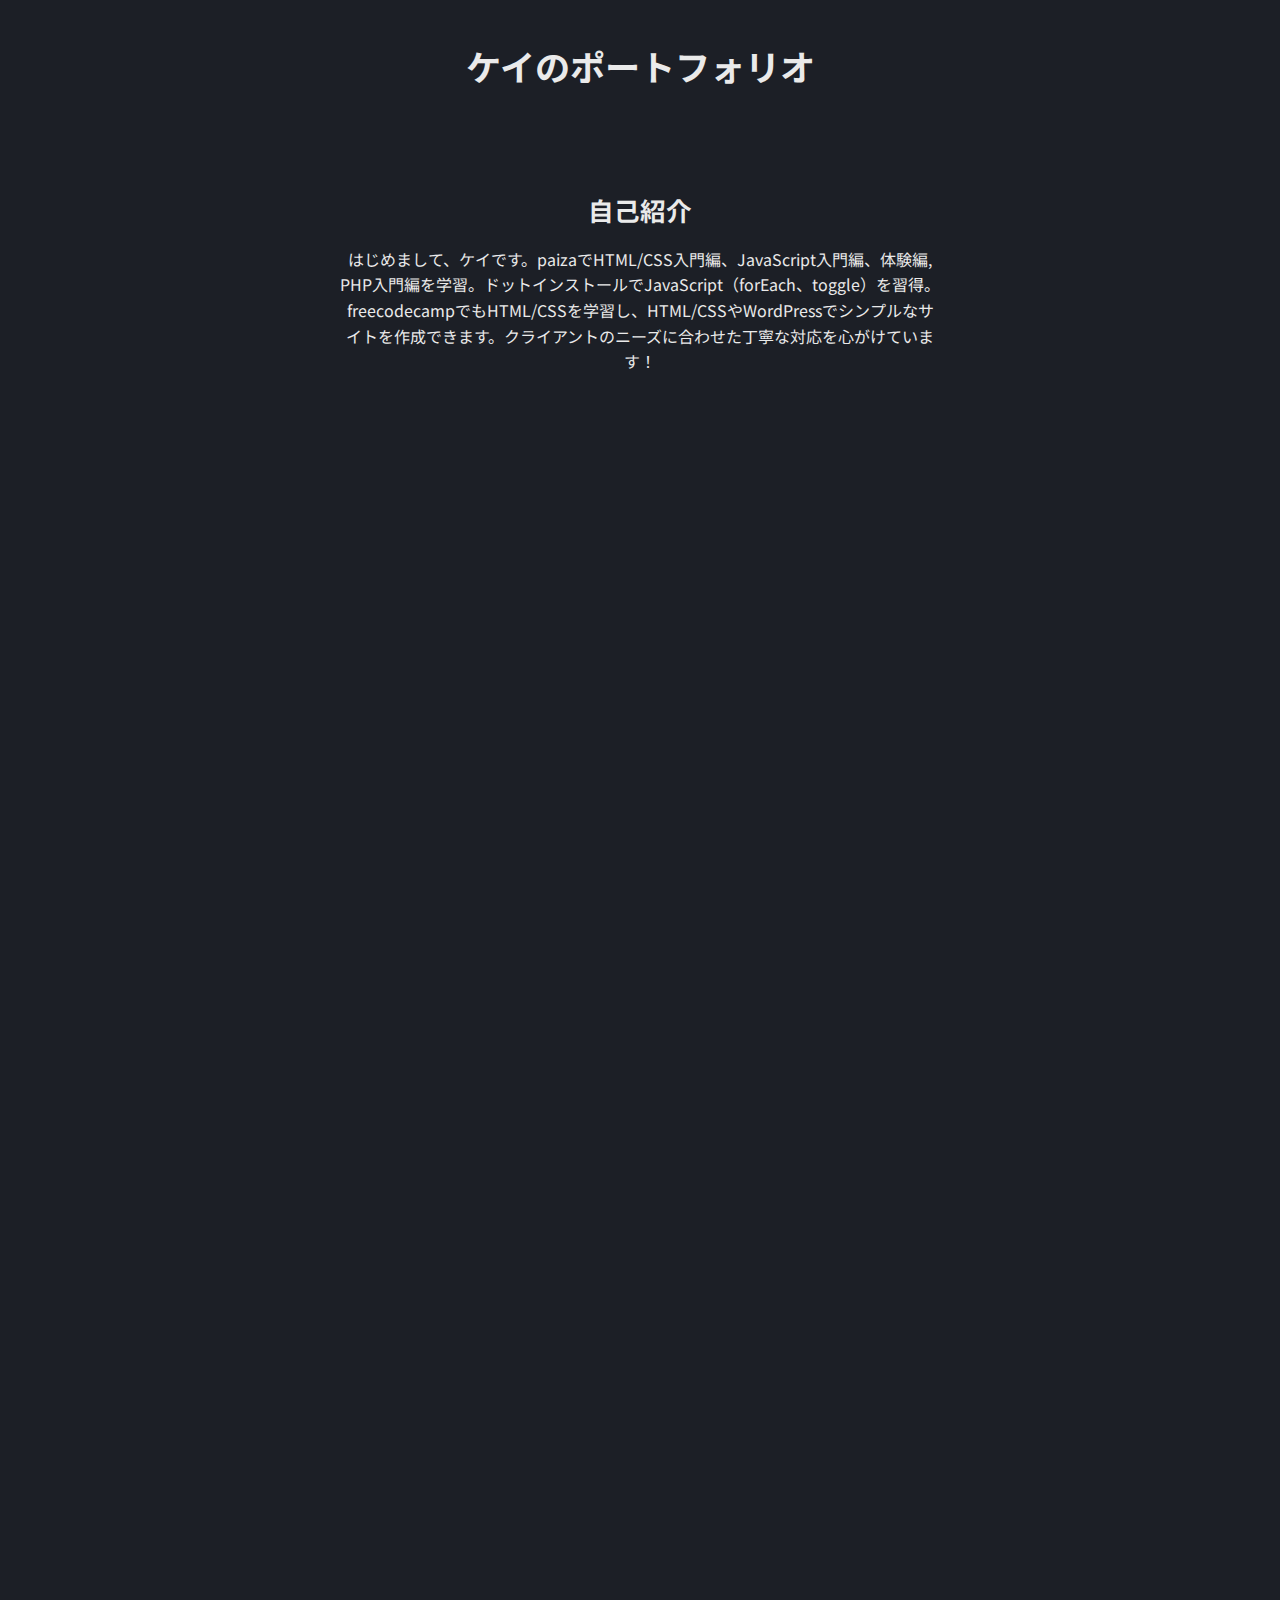
<file: index.html>
<!DOCTYPE html>
<html lang="ja">
<head>
  <meta charset="UTF-8">
  <meta http-equiv="cache-control" content="no-cache">
  <meta http-equiv="expires" content="0">
  <meta http-equiv="pragma" content="no-cache">
  <meta name="robots" content="noindex, nofollow">
  <title>ケイのポートフォリオ</title>
  <link rel="stylesheet" href="portfolio.css" />
  <link href="https://fonts.googleapis.com/css2?family=Noto+Sans+JP&display=swap" rel="stylesheet">
</head>
<body>
  <header>
    <h1>ケイのポートフォリオ</h1>
  </header>

  <section id="about">
    <h2>自己紹介</h2>
    <p>はじめまして、ケイです。paizaでHTML/CSS入門編、JavaScript入門編、体験編,
      PHP入門編を学習。ドットインストールでJavaScript（forEach、toggle）を習得。freecodecampでもHTML/CSSを学習し、HTML/CSSやWordPressでシンプルなサイトを作成できます。クライアントのニーズに合わせた丁寧な対応を心がけています！</p>
  </section>

  <section id="works" class="fadein">
    <h2>制作実績</h2>
    <p class="project-text">本サイト（ポートフォリオ）：HTML/CSS/JavaScriptで構築。Formspreeで問い合わせフォームを実装。</p>

    <div class="projects-grid">
      <div class="project">
        <img src="images/project1.png" alt="旧ポートフォリオサイト" class="work-image">
        <p>freeCodeCamp：ポートフォリオサイト（本サイトはfreeCodeCampの課題から改変して作ったものです）</p>
      </div>

      <div class="project">
        <img src="images/cafe.png" alt="カフェのランディングページ" class="work-image">
        <p><a href="cafe.html">カフェのランディングページ</a>：HTML/CSS（Flexbox、@media）でレスポンシブ、JavaScriptで背景とテキストの動的切り替え。ファイル整理で管理。</p>
      </div>

      <div class="project">
        <img src="images/company.png" alt="コーポレートサイト風ポートフォリオ" class="work-image">
        <p><a href="company.html">会社のコーポレートサイト</a>：信頼性を意識したデザイン。</p>
      </div>

      <div class="project">
        <img src="images/WP2.png" alt="WordPress LPスクリーンショット" class="work-image">
        <p>WordPress LP制作：ヒーロー＋料金プラン＋CTAまで</p>
      </div>

      <div class="project">
        <img src="images/WPcocoon.png" alt="WordPress(Cocoon使用)" class="work-image">
        <p>ブログ制作：WP内の拡張スタイルcocoonといらすとやの画像を使用したブログ風サイト制作</p>
      </div>

      <div class="project">
        <img src="images/janken.png" alt="じゃんけんゲーム" class="work-image">
        <p><a href="janken.html">じゃんけんゲーム</a>：静的ページ（html/css、js）を組み合わせて制作したじゃんけんゲーム</p>
      </div>

      <div class="project">
        <img src="images/shisoku.png" alt="Flaskテスト" class="work-image"></video>
        <p><a href="Flask_test.html">flaskテストページ</a>：Python Flask製 シンプルな四則演算Webアプリケーション。githubではpythonは機能しないため動画を配置しておきます。
          <br><a href="images/shisoku.mp4">動画リンク</a></p>
      </div>

            <div class="project">
        <img src="images/timeapp.png" alt="休憩リマインダー" class="work-image"></video>
        <p><a href="https://timeapp-37b50.web.app/">休憩リマインダーアプリ</a>：Web Push通知機能を持つPWA。Firebase Hostingの無料枠のみで運用可能に設計した、コスト効率の高い実用アプリ。<br><a href="appreadme.md">READMEリンク</a>
      </div>
    </div>
    </section>

  </div>
  <section id="contact" class="fadein">
    <div class="contact-bg">
      <h2>お問い合わせ</h2>
      <form action="https://formspree.io/f/mdkdvwgy" method="POST">
        <input type="hidden" name="_language" value="ja">
        <input type="text" name="_gotcha" style="display:none">
        <label for="name">お名前</label>
        <input type="text" id="name" name="name" required>
        <label for="email">メールアドレス</label>
        <input type="email" id="email" name="email" required>
        <label for="message">お問い合わせ内容</label>
        <textarea id="message" name="message" rows="5" required></textarea>
        <button type="submit">送信</button>
      </form>
    </div>
  </section>

  <!-- モーダル -->
  <div id="modal" class="modal">
    <span class="close">&times;</span>
    <img class="modal-content" id="modal-img">
  </div>

  <!-- 外部JS -->
  <script src="portfolio.js"></script>
</body>
</html>
</file>
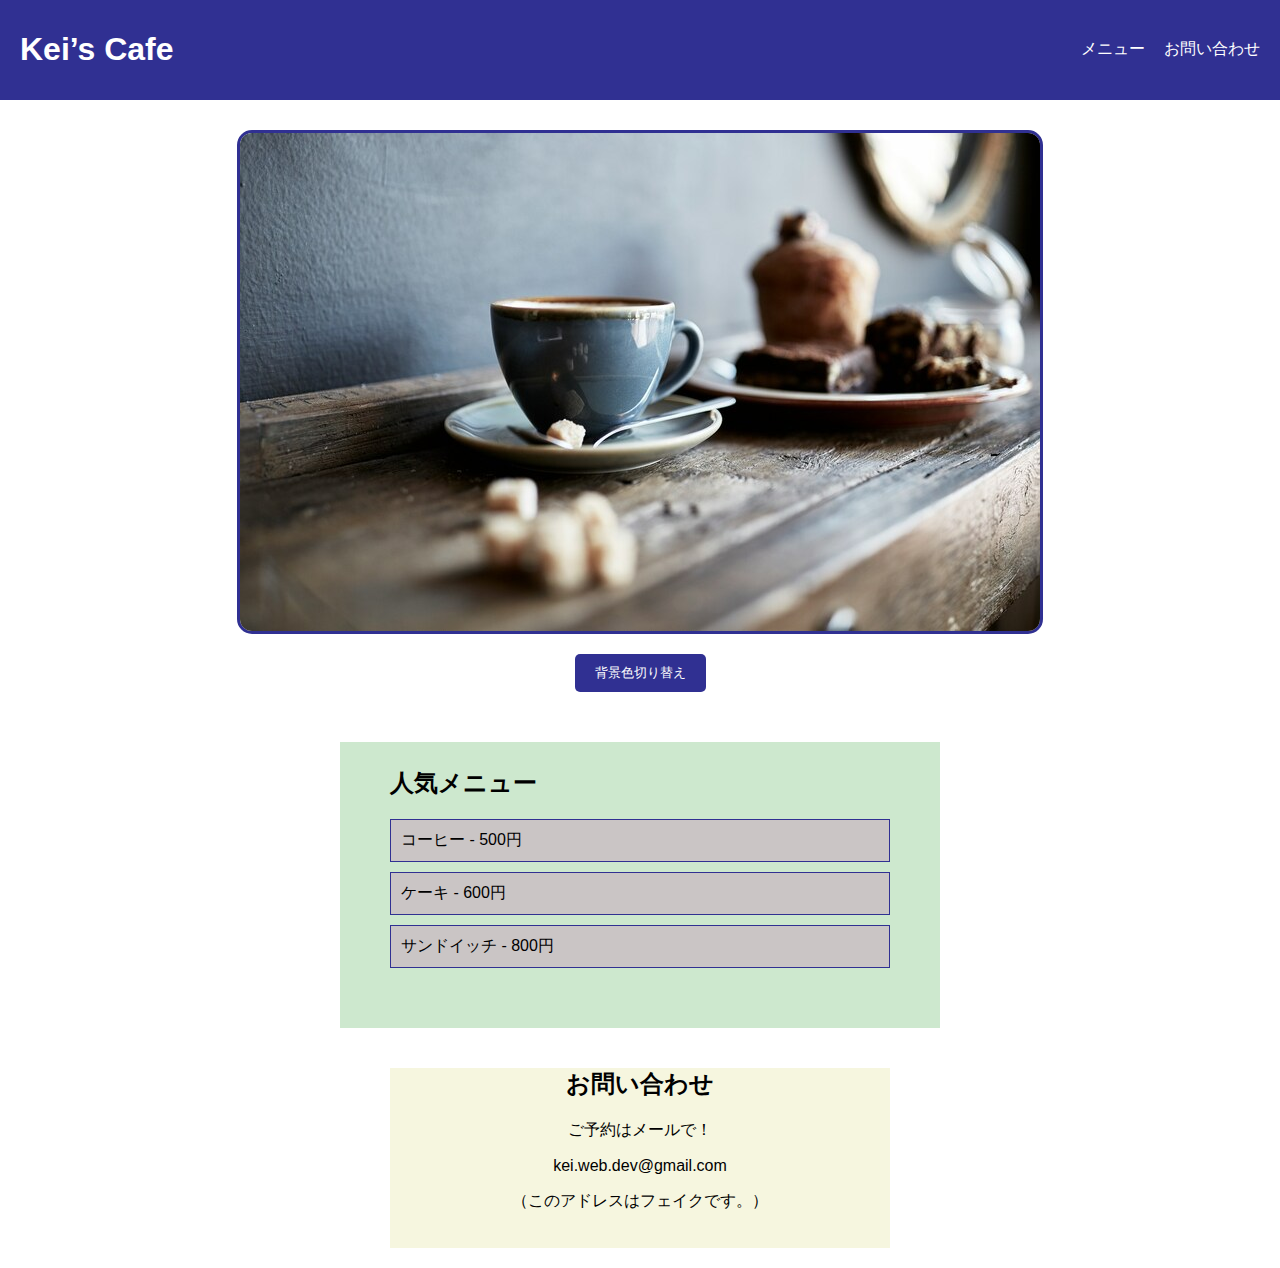
<file: cafe.html>
<!-- cafe.html -->
<!DOCTYPE html>
<html lang="ja">
<head>
  <meta charset="UTF-8">
  <meta name="viewport" content="width=device-width, initial-scale=1.0">
  <title>Kei’s Cafe</title>
  <link rel="stylesheet" href="cafe.css">
</head>
<body>
  <header>
    <h1>Kei’s Cafe</h1>
    <nav>
      <a href="#menu">メニュー</a>
      <a href="#contact">お問い合わせ</a>
    </nav>
  </header>
  <main>
    <section id="hero">
      <img src="images/coffee.jpg" alt="Cafe Image">
      <button id="toggle-btn">背景色切り替え</button>
    </section>
    <div id="menu-bg">
    <section id="menu">
      <h2>人気メニュー</h2>
      <div class="menu-items">
        <div class="item">コーヒー - 500円</div>
        <div class="item">ケーキ - 600円</div>
        <div class="item">サンドイッチ - 800円</div>
      </div>
    </section>
    </div>
    <section id="contact">
      <div id="contact-bg">
      <h2>お問い合わせ</h2>
      <p>ご予約はメールで！</p>
      <p>kei.web.dev@gmail.com</p>
      <p>（このアドレスはフェイクです。）</p>
      </div>
    </section>
  </main>
  <script src="cafe.js"></script>
</body>

</html>
</file>
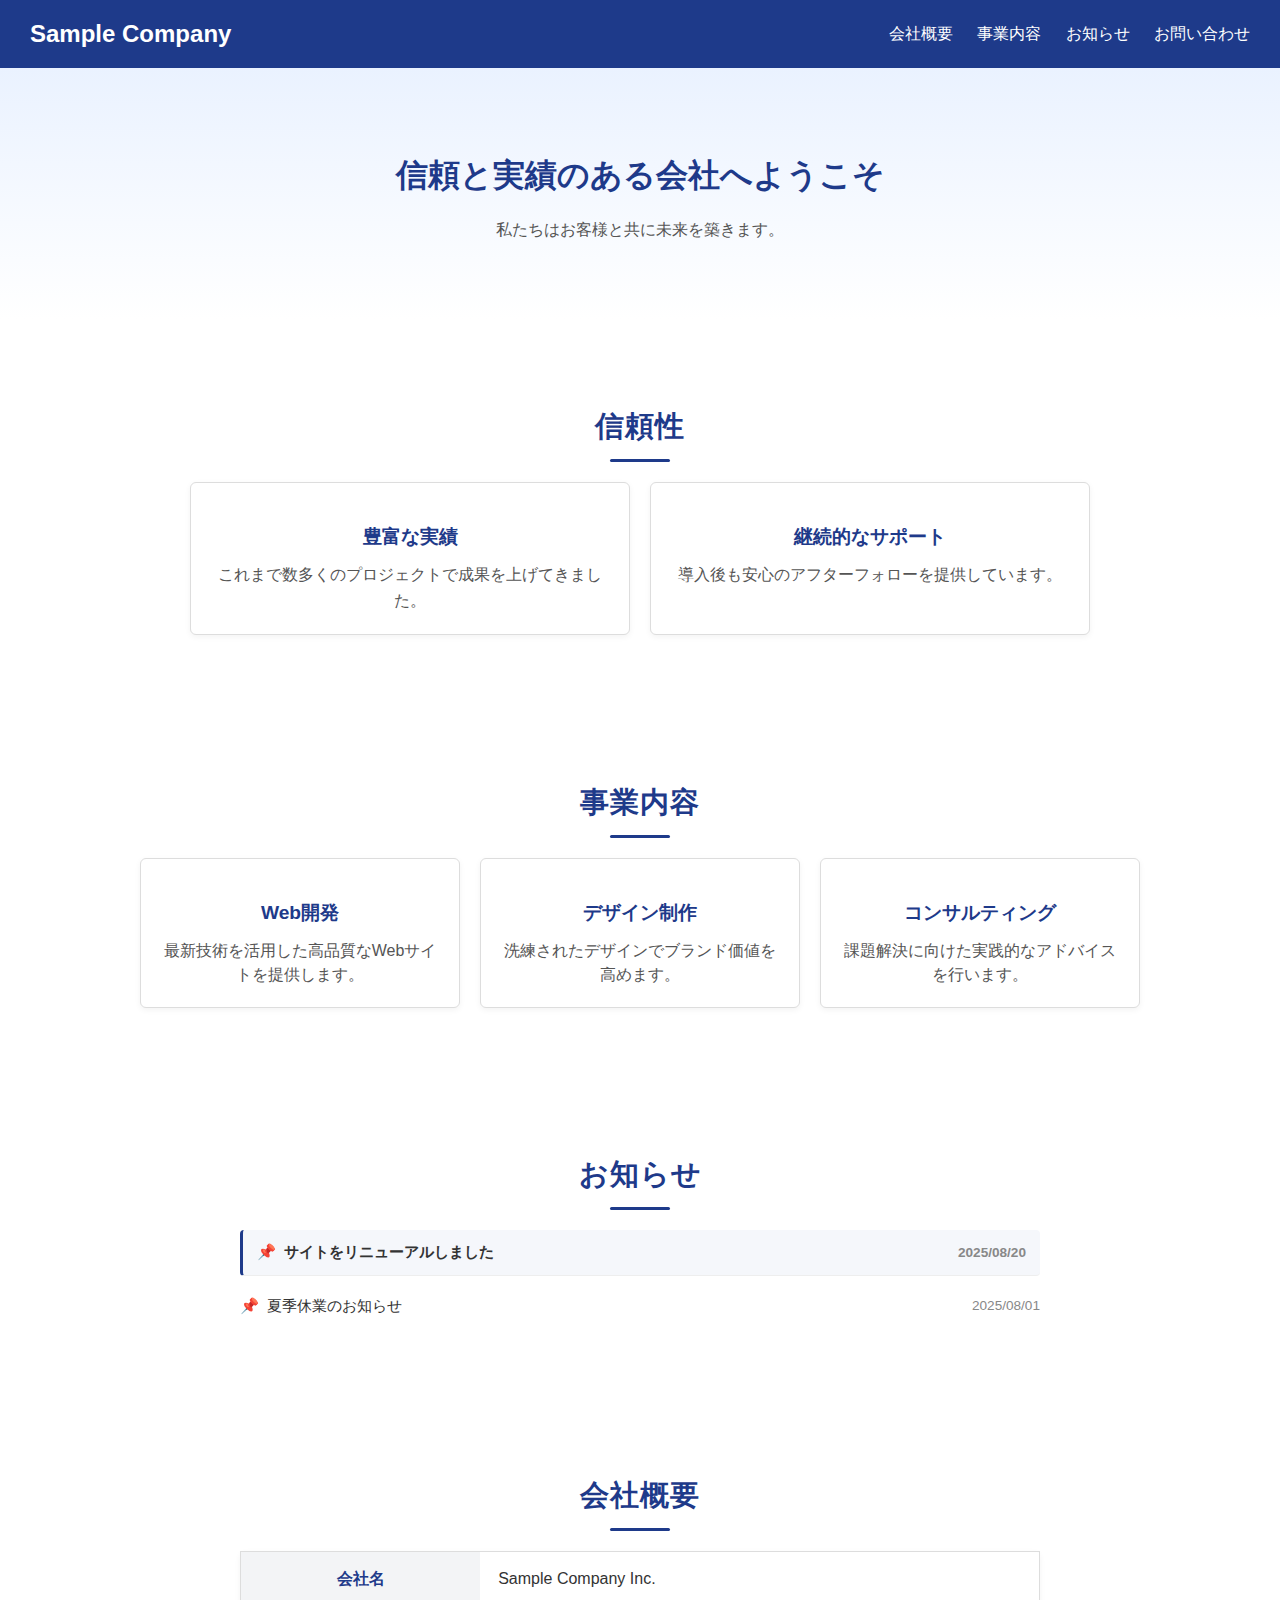
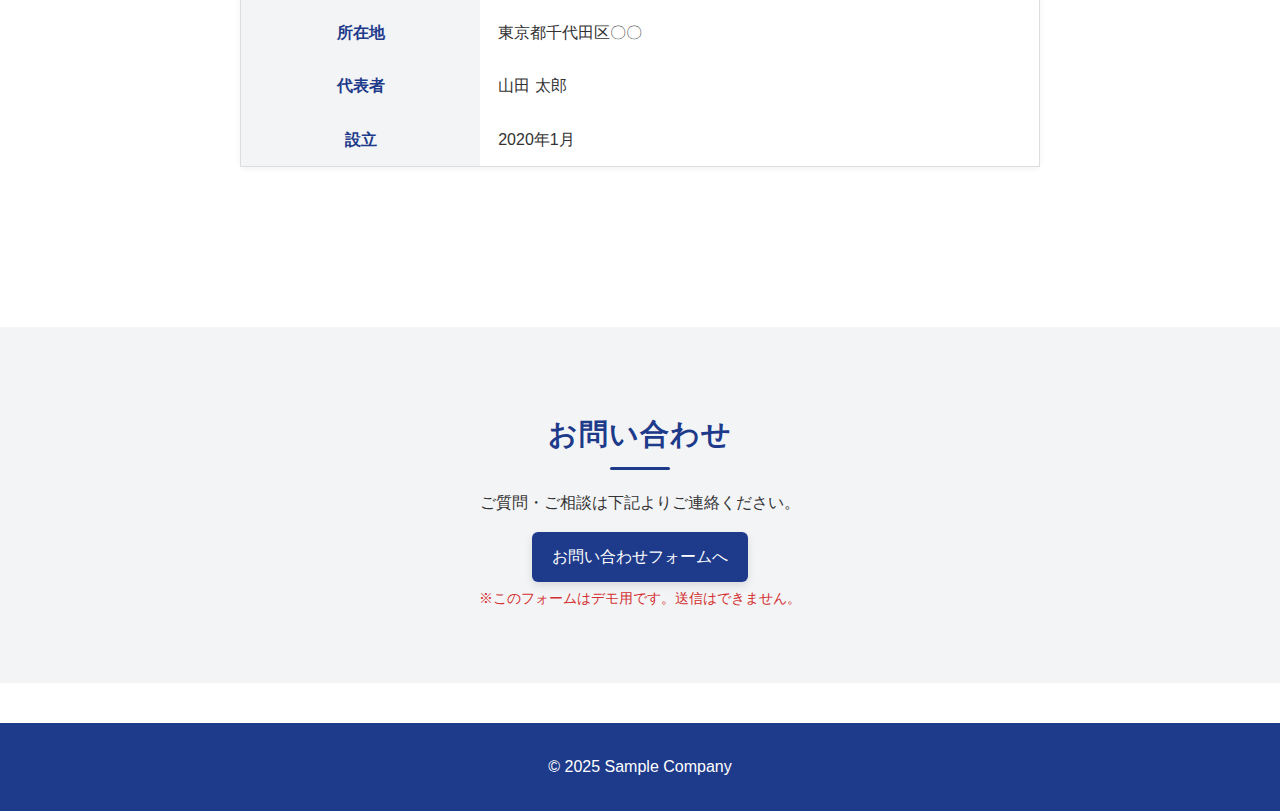
<file: company.html>
<!DOCTYPE html>
<html lang="ja">
<head>
  <meta charset="UTF-8">
  <meta name="viewport" content="width=device-width, initial-scale=1.0">
  <title>Sample Company</title>
  <link rel="stylesheet" href="company.css">
</head>
<body>
  <!-- ヘッダー -->
  <header>
    <div class="logo">Sample Company</div>
    <nav>
      <a href="#about">会社概要</a>
      <a href="#services-section">事業内容</a>
      <a href="#news">お知らせ</a>
      <a href="#contact">お問い合わせ</a>
    </nav>
  </header>

  <!-- ヒーロー -->
  <section id="hero">
    <h1>信頼と実績のある会社へようこそ</h1>
    <p>私たちはお客様と共に未来を築きます。</p>
  </section>

  <!-- 信頼性セクション -->
  <section id="reliability">
    <h2>信頼性</h2>
    <div class="grid-2col">
      <div class="card">
        <h3>豊富な実績</h3>
        <p>これまで数多くのプロジェクトで成果を上げてきました。</p>
      </div>
      <div class="card">
        <h3>継続的なサポート</h3>
        <p>導入後も安心のアフターフォローを提供しています。</p>
      </div>
    </div>
  </section>

  <!-- 事業内容 -->
  <section id="services-section">
    <h2>事業内容</h2>
    <ul id="services">
      <li>
        <h3>Web開発</h3>
        <p>最新技術を活用した高品質なWebサイトを提供します。</p>
      </li>
      <li>
        <h3>デザイン制作</h3>
        <p>洗練されたデザインでブランド価値を高めます。</p>
      </li>
      <li>
        <h3>コンサルティング</h3>
        <p>課題解決に向けた実践的なアドバイスを行います。</p>
      </li>
    </ul>
  </section>

  <!-- お知らせ -->
  <section id="news">
    <h2>お知らせ</h2>
    <ul>
      <li>
        <p>サイトをリニューアルしました</p>
        <span class="date">2025/08/20</span>
      </li>
      <li>
        <p>夏季休業のお知らせ</p>
        <span class="date">2025/08/01</span>
      </li>
    </ul>
  </section>

  <!-- 会社概要 -->
  <section id="about">
    <h2>会社概要</h2>
    <table>
      <tr><th>会社名</th><td>Sample Company Inc.</td></tr>
      <tr><th>所在地</th><td>東京都千代田区〇〇</td></tr>
      <tr><th>代表者</th><td>山田 太郎</td></tr>
      <tr><th>設立</th><td>2020年1月</td></tr>
    </table>
  </section>

  <!-- お問い合わせ -->
  <section id="contact">
    <h2>お問い合わせ</h2>
    <p>ご質問・ご相談は下記よりご連絡ください。</p>
    <a class="btn" href="#">お問い合わせフォームへ</a>
    <p class="fake-notice">※このフォームはデモ用です。送信はできません。</p>
  </section>

  <!-- フッター -->
  <footer>
    <p>&copy; 2025 Sample Company</p>
  </footer>
</body>
</html>
</file>
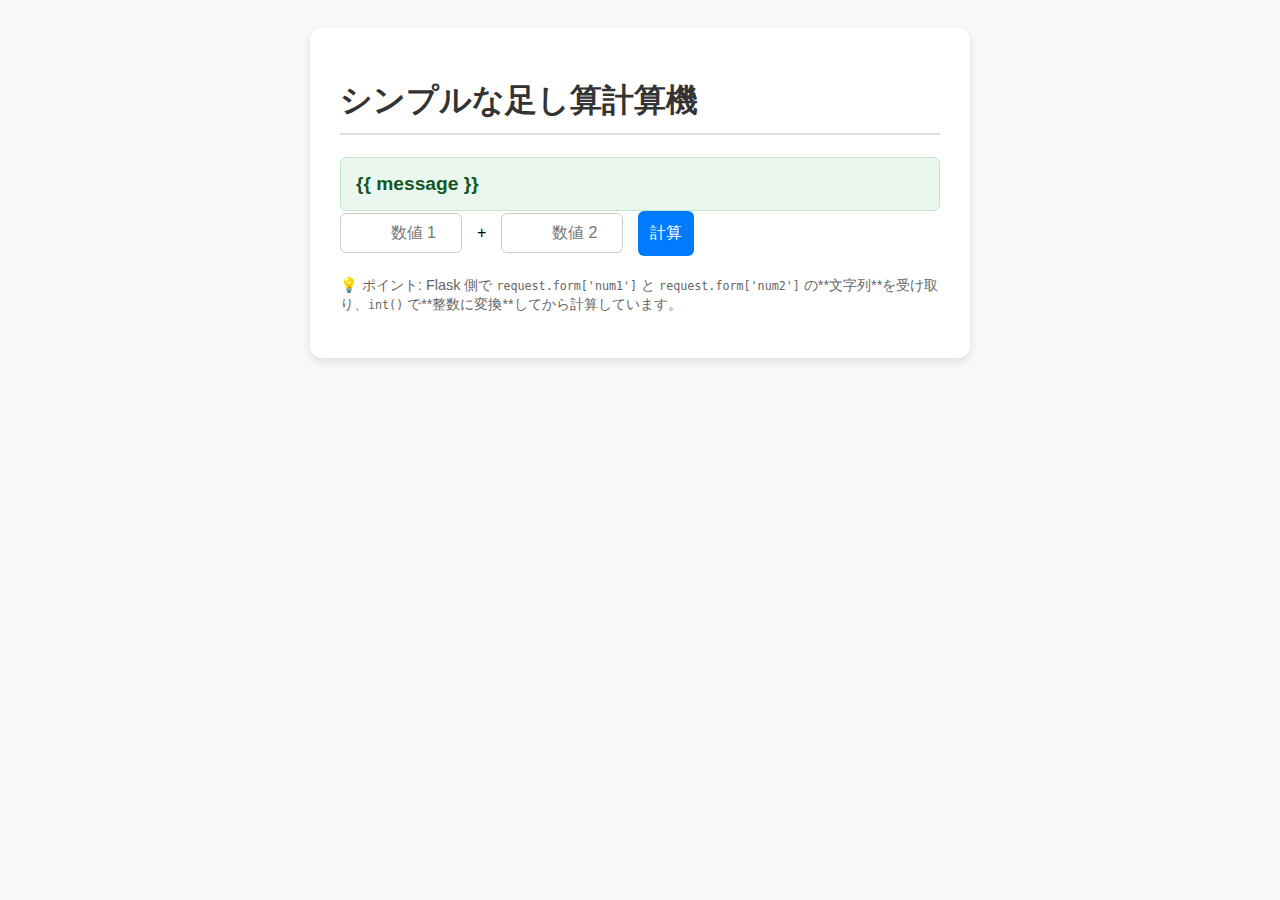
<file: Flask_test.html>
<!DOCTYPE html>
<html lang="ja">
<head>
    <meta charset="UTF-8">
    <meta name="viewport" content="width=device-width, initial-scale=1.0">
    <title>足し算計算機</title>
    <style>
        body { font-family: sans-serif; padding: 20px; background-color: #f8f8f8; }
        .container { max-width: 600px; margin: 0 auto; background-color: white; padding: 30px; border-radius: 12px; box-shadow: 0 4px 8px rgba(0,0,0,0.1); }
        h1 { color: #333; border-bottom: 2px solid #ddd; padding-bottom: 10px; }
        form { display: flex; align-items: center; gap: 15px; }
        input[type="number"] { padding: 10px; border: 1px solid #ccc; border-radius: 6px; font-size: 16px; width: 100px; text-align: right;} /* widthを調整 */
        button { padding: 12px; background-color: #007bff; color: white; border: none; border-radius: 6px; cursor: pointer; font-size: 16px; transition: background-color 0.3s; }
        button:hover { background-color: #0056b3; }
        .message { margin-top: 20px; padding: 15px; background-color: #e9f7ef; border: 1px solid #c3e6cb; border-radius: 6px; color: #155724; font-weight: bold; font-size: 1.2em; }
    </style>
</head>
<body>
    <div class="container">
        <h1>シンプルな足し算計算機</h1>
        
        <!-- Flask から受け取った結果メッセージを表示 -->
        <div class="message">{{ message }}</div>

        <form method="POST" action="/">
            <!-- name="num1" で最初の数値を受け取る -->
            <input type="number" name="num1" placeholder="数値 1" required>
            <span>+</span>
            <!-- name="num2" で2番目の数値を受け取る -->
            <input type="number" name="num2" placeholder="数値 2" required>
            <button type="submit">計算</button>
        </form>
        
        <p style="margin-top: 20px; font-size: 0.9em; color: #666;">
            💡 ポイント: Flask 側で <code>request.form['num1']</code> と <code>request.form['num2']</code> の**文字列**を受け取り、<code>int()</code> で**整数に変換**してから計算しています。
        </p>
    </div>
</body>
</html>
</file>
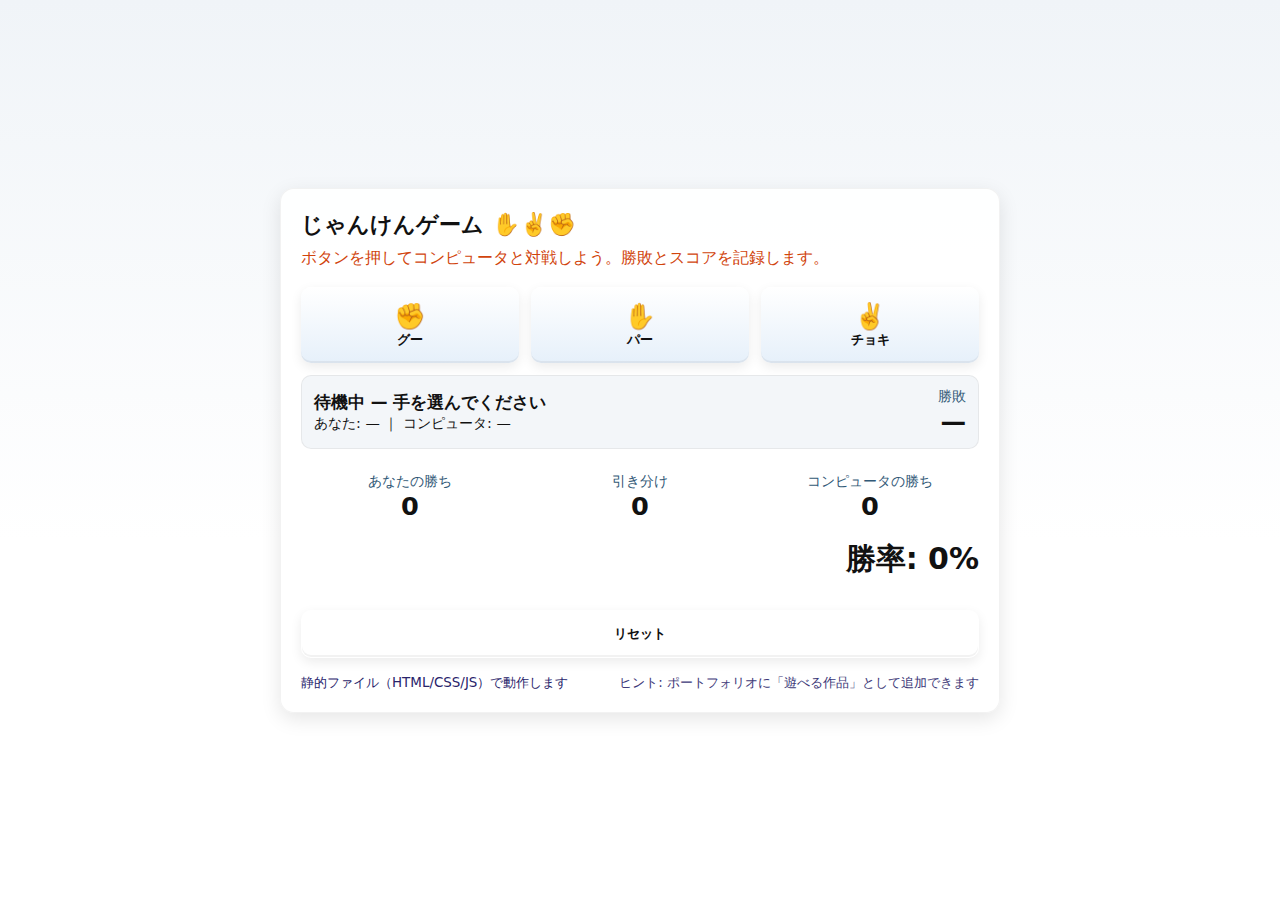
<file: janken.html>
<!doctype html>
<html lang="ja">
<head>
<meta charset="utf-8" />
<meta name="viewport" content="width=device-width,initial-scale=1" />
<title>じゃんけんゲーム</title>
<style>
:root{
  --bg:#0f1724;
  --card:#0b1220;
  --accent:#7dd3fc;
  --win:#10b981;
  --lose:#ef4444;
  --draw:#f59e0b;
  color-scheme: dark;
}
*{box-sizing:border-box;}
body{
  font-family: system-ui, -apple-system, "Segoe UI", Roboto, "Hiragino Kaku Gothic ProN", "Noto Sans JP", sans-serif;
  background: linear-gradient(180deg, #f0f4f8 0%, #ffffff 60%);
  margin:0; min-height:100vh; display:flex; align-items:center; justify-content:center; padding:20px;
  color: #111;
}
.card{
  width:100%; max-width:720px; background: rgba(255,255,255,0.9);
  border-radius:14px; padding:20px;
  box-shadow: 0 6px 20px rgba(0,0,0,0.1);
  border: 1px solid rgba(0,0,0,0.05);
}
h1{margin:0 0 8px 0; font-size:1.4rem;}
p.lead{margin:0 0 18px 0; color:#d1440c;}
.choices{display:flex; gap:12px; margin:16px 0 8px;}
.btn{
  flex:1; padding:14px; border-radius:10px; border:none; cursor:pointer; font-weight:600;
  background: linear-gradient(180deg, #ffffff, #e6f0fa);
  color: #111;
  transition:transform .12s ease, box-shadow .12s ease, filter .12s;
  box-shadow: 0 4px 12px rgba(0,0,0,0.08), inset 0 -2px 0 rgba(0,0,0,0.05);
  user-select:none;
}
.btn:active{transform:translateY(2px)}
.icon{display:block; font-size:1.6rem;}
.result{
  display:flex; align-items:center; justify-content:space-between; gap:10px; margin-top:12px;
  padding:12px; border-radius:10px;
  background: rgba(240, 244, 248, 0.8);
  border: 1px solid rgba(200,200,200,0.3);
}
.status{font-weight:700; font-size:1.05rem;}
.details{font-size:0.9rem; color:#cfe9ff;}
.status, .details, #lastOutcome {color: #111;}
.scoreboard{display:flex; gap:12px; margin-top:14px;}
.scorebox{flex:1; padding:10px; border-radius:8px; text-align:center; background:rgba(255,255,255,0.02);}
.small{font-size:0.85rem; color:#325977}
.big{font-size:1.6rem; font-weight:800}
.controls{display:flex; gap:8px; margin-top:12px;}
.ghost{background:transparent; border:1px solid rgba(255,255,255,0.06)}
.win{border-color: rgba(16,185,129,0.18); box-shadow:0 6px 20px rgba(16,185,129,0.06)}
.lose{border-color: rgba(239,68,68,0.18); box-shadow:0 6px 20px rgba(239,68,68,0.06)}
.draw{border-color: rgba(245,158,11,0.12); box-shadow:0 6px 20px rgba(245,158,11,0.04)}

#winRate{margin-top:8px;font-size: 30px; font-weight:bold; text-align:right; max-width:100%; overflow:hidden;}

@keyframes bounce {
  0%{transform:scale(1);}
  30%{transform:scale(1.3);}
  50%{transform:scale(1);}
  70%{transform:scale(1.15);}
  100%{transform:scale(1);}
}

@keyframes shake {
  0%{transform:translateX(0);}
  25%{transform:translateX(-5px);}
  50%{transform:translateX(5px);}
  75%{transform:translateX(-5px);}
  100%{transform:translateX(0);}
}

.bounce-win{animation:bounce 0.6s ease; color: var(--win);}
.bounce-lose{animation:shake 0.6s ease; color: var(--lose);}
.bounce-draw{animation:bounce 0.3s ease; color: var(--draw);}

.card.flash-win{animation:flash-win 0.8s ease;}
@keyframes flash-win{
  0%{background-color: rgba(255,255,255,0.9);}
  50%{background-color: rgba(220,255,220,0.9);}
  100%{background-color: rgba(255,255,255,0.9);}
}

footer{margin-top:16px; font-size:0.84rem; color:#29246b; display:flex; justify-content:space-between; align-items:center;}
@media (max-width:480px){.choices{flex-direction:column}}
</style>
</head>
<body>
<main class="card" role="main">
<h1>じゃんけんゲーム ✋✌️✊</h1>
<p class="lead">ボタンを押してコンピュータと対戦しよう。勝敗とスコアを記録します。</p>

<div>
  <div class="choices" role="group" aria-label="じゃんけんの手">
    <button class="btn" data-move="グー" title="グー (Rock)"><span class="icon">✊</span> グー</button>
    <button class="btn" data-move="パー" title="パー (Paper)"><span class="icon">✋</span> パー</button>
    <button class="btn" data-move="チョキ" title="チョキ (Scissors)"><span class="icon">✌️</span> チョキ</button>
  </div>

  <div class="result" id="resultCard" aria-live="polite">
    <div>
      <div class="status" id="statusText">待機中 — 手を選んでください</div>
      <div class="details" id="detailText">あなた: — ｜ コンピュータ: —</div>
    </div>
    <div style="min-width:140px;text-align:right;">
      <div class="small">勝敗</div>
      <div id="lastOutcome" class="big">—</div>
    </div>
  </div>

  <div class="scoreboard" aria-hidden="false">
    <div class="scorebox"><div class="small">あなたの勝ち</div><div id="youScore" class="big">0</div></div>
    <div class="scorebox"><div class="small">引き分け</div><div id="drawScore" class="big">0</div></div>
    <div class="scorebox"><div class="small">コンピュータの勝ち</div><div id="compScore" class="big">0</div></div>
  </div>
  <p id="winRate">勝率: 0%</p>
  
  <div class="controls">
    <button class="btn ghost" id="resetBtn">リセット</button>
  </div>

  <footer>
    <div>静的ファイル（HTML/CSS/JS）で動作します</div>
    <div style="opacity:.9">ヒント: ポートフォリオに「遊べる作品」として追加できます</div>
  </footer>
</div>
</main>

<script>
let playerScore=0, computerScore=0, drawCount=0, totalGames=0, winCount=0;
let winStreak=0;

const choices=["グー","チョキ","パー"];

document.querySelectorAll(".btn").forEach(button=>{
  if(button.id==="resetBtn") return;
  button.addEventListener("click", ()=>{
    const playerChoice=button.dataset.move;
    const computerChoice=choices[Math.floor(Math.random()*3)];
    let outcome="";
    if(playerChoice===computerChoice){
      outcome="draw";
      drawCount++;
      winStreak=0;
    }else if(
      (playerChoice==="グー" && computerChoice==="チョキ")||
      (playerChoice==="チョキ" && computerChoice==="パー")||
      (playerChoice==="パー" && computerChoice==="グー")
    ){
      outcome="win";
      playerScore++; winCount++; winStreak++;
    }else{
      outcome="lose";
      computerScore++; winStreak=0;
    }
    totalGames++;

    // スコア・結果表示
    document.getElementById("lastOutcome").textContent=`あなた: ${playerChoice} / CPU: ${computerChoice}`;
    document.getElementById("youScore").textContent=playerScore;
    document.getElementById("drawScore").textContent=drawCount;
    document.getElementById("compScore").textContent=computerScore;
    const winRate=Math.round((winCount/totalGames)*100);
    const winRateEl=document.getElementById("winRate");
    winRateEl.textContent=`勝率: ${winRate}%`;

    // アニメーション処理
    winRateEl.classList.remove("bounce-win","bounce-lose","bounce-draw");
    void winRateEl.offsetWidth;
    if(outcome==="win") winRateEl.classList.add("bounce-win");
    else if(outcome==="lose") winRateEl.classList.add("bounce-lose");
    else winRateEl.classList.add("bounce-draw");

    // 連勝演出
    const cardEl = document.querySelector(".card");
    cardEl.classList.remove("flash-win");
    void cardEl.offsetWidth; // リセット用
    if (winStreak >= 3) {
      cardEl.classList.add("flash-win");
    }
  });
});

// リセットボタン
document.getElementById("resetBtn").addEventListener("click", () => {
  playerScore = 0;
  computerScore = 0;
  drawCount = 0;
  totalGames = 0;
  winCount = 0;
  winStreak = 0;

  document.getElementById("youScore").textContent = 0;
  document.getElementById("drawScore").textContent = 0;
  document.getElementById("compScore").textContent = 0;
  document.getElementById("lastOutcome").textContent = "—";
  document.getElementById("winRate").textContent = "勝率: 0%";
});
</script>
</body>
</html>
</file>
<file: portfolio.css>
/* ===========================
   Base
=========================== */
body {
  width: 100%;
  margin: 0;
  background-color: #1c1f26;
  color: #eaeaea;
  font-family: 'Noto Sans JP', sans-serif;
  font-size: 17px;
  line-height: 1.6;
}

header, section {
  padding: 20px;
  text-align: center;
}

h1 {
  font-size: 2.2rem;
  font-weight: bold;
  margin: 0.5em 0;
}

h2 {
  font-size: 1.6rem;
  margin: 1.5em 0 0.5em 0;
}

p {
  margin: 1em auto;
  max-width: 600px;
  font-size: 1rem;
}

/* ===========================
   Responsive
=========================== */
@media (max-width: 600px) {
  body { font-size: 15px; }
  h1 { font-size: 1.8rem; }
  h2 { font-size: 1.4rem; }
}

/* ===========================
   Works Section
=========================== */
#works {
  display: block; /* wrapper用 */
  max-width: 900px;
  margin: 0 auto;
  padding: 20px;
}

/* グリッドレイアウト */
.projects-grid {
  display: grid;
  grid-template-columns: repeat(2, 1fr);
  gap: 20px;
  background-color: rgba(245, 245, 220, 0.9);
  box-shadow: 0 4px 12px rgba(0,0,0,0.1);
  border-radius: 8px;
  padding: 20px;
}

.projects-grid .project img {
  width: 100%;
  border-radius: 8px;
  cursor: pointer;
  transition: transform 0.3s ease, box-shadow 0.3s ease;
}

.projects-grid .project img:hover {
  transform: scale(1.05);
  box-shadow: 0 0 15px rgba(0,0,0,0.3);
}

.projects-grid .project p {
  margin-top: 8px;
  font-size: 0.95rem;
  color: black;
  text-align: center;
}

@media (max-width: 600px) {
  .projects-grid {
    grid-template-columns: 1fr;
  }
}

/* ===========================
   Contact Section
=========================== */
.contact-bg {
  max-width: 600px;
  margin: 40px auto;
  padding: 30px;
  background-color: #3a3a3a;
  color: #ffffff;
  border-radius: 8px;
  box-shadow: 0 4px 12px rgba(0,0,0,0.6);
}

form {
  display: flex;
  flex-direction: column;
  gap: 15px;
}

label { font-weight: bold; margin-bottom: 8px; }

input, textarea {
  width: 100%;
  padding: 12px;
  margin-bottom: 20px;
  font-size: 1rem;
  border: 1px solid #bbb;
  border-radius: 6px;
  box-sizing: border-box;
}

form button {
  padding: 14px;
  font-size: 1rem;
  border: none;
  border-radius: 6px;
  background-color: #c0a167;
  color: white;
  cursor: pointer;
  transition: background-color 0.3s ease;
}

form button:hover { background-color: #a88b54; }

/* ===========================
   モーダル
=========================== */
.modal {
  opacity: 0;
  visibility: hidden;
  position: fixed;
  z-index: 999;
  left: 0; top: 0;
  width: 100%; height: 100%;
  background-color: rgba(0,0,0,0.8);
  transition: opacity 0.4s ease;
}

.modal.show { opacity: 1; visibility: visible; }

.modal-content {
  display: block;
  margin: 5% auto;
  max-width: 90%;
  border-radius: 8px;
  transform: scale(0.95);
  transition: transform 0.3s ease;
}

.modal.show .modal-content { transform: scale(1); }

/* ===========================
   フェードイン
=========================== */
.fadein {
  opacity: 0;
  transform: translateY(60px) scale(0.95);
  transition: opacity 0.8s ease, transform 0.8s ease;
}

.fadein.show {
  opacity: 1;
  transform: translateY(0) scale(1);
}
</file>
<file: cafe.css>
/* cafe.css */
body {
  margin: 0;
  font-family: 'Noto Sans JP', sans-serif;
}
header {
  display: flex;
  justify-content: space-between;
  align-items: center;
  padding: 10px 20px;
  background-color: #303092;
  color: white;
}
nav a {
  color: white;
  margin-left: 15px;
  text-decoration: none;
}
#hero {
  text-align: center;
  padding: 30px 20px; /* 上下余白増 */
}
#hero img {
  max-width: 100%;
  height: auto;
  border: 3px solid #303092; /* 少し太めで強調 */
  border-radius: 15px;
  display: block; /* 中央揃え用 */
  margin: 0 auto; /* 左右中央 */
}
#toggle-btn {
  padding: 10px 20px;
  margin: 20px auto; /* 上下20px、左右中央 */
  display: block; /* 中央揃え用 */
  cursor: pointer;
  background-color: #303092;
  color: white;
  border: none;
  border-radius: 5px;
}
#toggle-btn:hover {
  background-color: #3f51b5;
}
#menu {
  max-width: 500px;
  margin: 20px auto;
}
#menu-bg{
  background-color: rgba(200, 230, 201, 0.9);
  max-width: 600px; 
  padding: 5px 0 40px 0;
  margin: 0 auto;
}
.menu-items {
  display: flex;
  flex-direction: column;
  gap: 10px;
}
.item {
  padding: 10px;
  border: 1px solid #303092;
  transition: background 0.3s;
  background-color: rgb(202, 197, 197);
}
.item:hover {
  background-color: #e0e0e0;
}
#contact {
  text-align: center;
  padding: 20px;
}
#contact a {
  color: #303092;
  text-decoration: none;
  border: 2px solid #303092;
  padding: 5px 10px;
}
@media (max-width: 600px) {
  header { flex-direction: column; }
  nav { margin-top: 10px; }
  #menu { max-width: 90%; }
  #contact-bg { max-width: 90%; }
}
main {
  transition: background 0.3s;
}
.main-bg{
  background-color: #4682B4;
}
#contact-bg{
 background-color: rgba(245, 245, 220, 0.9);
 max-width: 500px;
 margin: 0 auto;
 padding: 0 0 20px 0;
}
.fake-notice {
  color: #d32f2f; /* 赤で目立つ */
  font-size: 14px;
  margin-top: 5px;
}
</file>
<file: company.css>
/* ====== 基本設定 ====== */
body {
  margin: 0;
  font-family: 'Noto Sans JP', sans-serif;
  background-color: #ffffff;
  color: #333;
  line-height: 1.6;
}

/* ===== 全体統一感 ===== */
section {
  padding: 60px 20px;
}
#about { margin-bottom: 60px; }

/* ===== 見出し ===== */
section h2 {
  text-align: center;
  font-size: 1.8rem;
  margin-bottom: 20px;
  color: #1E3A8A;
  position: relative;
  letter-spacing: 1px;
}
section h2::after {
  content: "";
  display: block;
  width: 60px;
  height: 3px;
  background-color: #1E3A8A;
  margin: 10px auto 0;
  border-radius: 2px;
}

/* ===== ヘッダー ===== */
header {
  background-color: #1E3A8A;
  color: white;
  padding: 15px 30px;
  display: flex;
  justify-content: space-between;
  align-items: center;
}
header .logo { font-size: 1.5rem; font-weight: bold; }
nav a { color: white; text-decoration: none; margin-left: 20px; font-weight: 500; }
nav a:hover { text-decoration: underline; }

/* ===== ヒーロー ===== */
#hero {
  text-align: center;
  padding: 60px 20px;
  background: linear-gradient(to bottom, #EAF2FF, #ffffff);
}
#hero h1 { font-size: 2rem; margin-bottom: 10px; color: #1E3A8A; }
#hero p { color: #555; }

/* ===== 信頼性セクション ===== */
#reliability .grid-2col {
  display: grid;
  grid-template-columns: repeat(auto-fit, minmax(260px, 1fr));
  gap: 20px;
  max-width: 900px;
  margin: 20px auto 0;
}
#reliability .card {
  background: #fff;
  border: 1px solid #ddd;
  border-radius: 6px;
  padding: 20px;
  text-align: center;
  box-shadow: 0 2px 6px rgba(0,0,0,0.05);
  transition: transform 0.2s, box-shadow 0.2s;
}
#reliability .card:hover {
  transform: translateY(-4px);
  box-shadow: 0 4px 12px rgba(0,0,0,0.1);
}
#reliability h3 {
  margin-bottom: 10px;
  font-size: 1.2rem;
  color: #1E3A8A;
}
#reliability p {
  margin: 0;
  color: #555;
}

/* ===== 事業内容 ===== */
#services {
  display: grid;
  grid-template-columns: repeat(auto-fit, minmax(280px, 1fr));
  gap: 20px;
  max-width: 1000px;
  margin: 20px auto 0;
  padding: 0;
  list-style: none;
}
#services li {
  background: #fff;
  border: 1px solid #ddd;
  border-radius: 6px;
  padding: 20px;
  text-align: center;
  box-shadow: 0 2px 6px rgba(0,0,0,0.05);
  transition: transform 0.2s, box-shadow 0.2s;
}
#services li:hover {
  transform: translateY(-4px);
  box-shadow: 0 4px 12px rgba(0,0,0,0.1);
}
#services li h3 { margin-bottom: 10px; font-size: 1.2rem; color: #1E3A8A; }
#services li p { margin: 0; color: #555; line-height: 1.5; }

/* ===== お知らせ ===== */
#news ul {
  list-style: none;
  padding: 0;
  max-width: 800px;
  margin: 0 auto;
}
#news li {
  display: flex;
  justify-content: space-between;
  align-items: center;
  font-size: 0.95rem;
  padding: 10px 0;
  border-bottom: 1px solid #eee;
}
#news li::before {
  content: "📌";
  margin-right: 8px;
  color: #1E3A8A;
}
#news li p { margin: 0; color: #333; }
#news li span.date {
  margin-left: auto;
  color: #888;
  font-size: 0.85rem;
  white-space: nowrap;
}
#news li:hover { background: #f8faff; }
#news li:first-child {
  font-weight: bold;
  color: #1E3A8A;
  background: #f5f7fb;
  border-left: 3px solid #1E3A8A;
  padding: 10px 14px;
  border-radius: 4px;
  margin-bottom: 8px;
}
#news li:last-child { border-bottom: none; }

/* ===== 会社概要 ===== */
#about table {
  width: 90%;
  max-width: 800px;
  margin: 0 auto 40px;
  border-collapse: collapse;
  background: #ffffff;
  border: 1px solid #ddd;
  border-radius: 6px;
  box-shadow: 0 2px 6px rgba(0,0,0,0.05);
}
#about th,
#about td {
  padding: 14px 18px;
}
#about th {
  background: #f3f4f6;
  color: #1E3A8A;
  font-weight: 600;
  width: 30%;
}

/* ===== お問い合わせ ===== */
#contact {
  background-color: #F3F4F6;
  padding: 60px 20px;
  text-align: center;
}
#contact h2 { color: #1E3A8A; }
a.btn {
  display: inline-block;
  background-color: #1E3A8A;
  color: white;
  padding: 12px 20px;
  border-radius: 6px;
  text-decoration: none;
  font-size: 1rem;
  box-shadow: 0 4px 8px rgba(0,0,0,0.1);
  transition: transform 0.2s, box-shadow 0.2s;
}
a.btn:hover {
  background-color: #163372;
  transform: translateY(-2px);
  box-shadow: 0 6px 12px rgba(0,0,0,0.15);
}
.fake-notice { color: #d32f2f; font-size: 14px; margin-top: 5px; }

/* ===== フッター ===== */
footer {
  background-color: #1E3A8A;
  color: white;
  text-align: center;
  padding: 15px 10px;
  margin-top: 40px;
}

/* ===== モバイル調整 ===== */
@media (max-width: 600px) {
  #hero h1 { font-size: 1.5rem; word-break: keep-all; }
  #hero p { font-size: 0.95rem; }

  #reliability .grid-2col { grid-template-columns: 1fr; }
  #services li { padding: 16px; font-size: 0.9rem; }

  #news li {
    flex-direction: column;
    align-items: flex-start;
    gap: 4px;
  }
  #about table { width: 100%; display: block; overflow-x: auto; font-size: 0.9rem; }

  a.btn {
    width: 100%;
    max-width: 280px;
    padding: 14px;
    font-size: 1rem;
  }

  header {
    flex-direction: column;
    text-align: center;
  }
  nav {
    display: grid;
    grid-template-columns: repeat(2, 1fr);
    gap: 10px 15px;
    justify-items: center;
  }
  nav a {
    margin: 0;
    padding: 10px 0;
    width: 100%;
    text-align: center;
    border: 1px solid #ddd;
    border-radius: 6px;
  }
  section h2 { font-size: 1.4rem; letter-spacing: 0.5px; }
}
</file>
